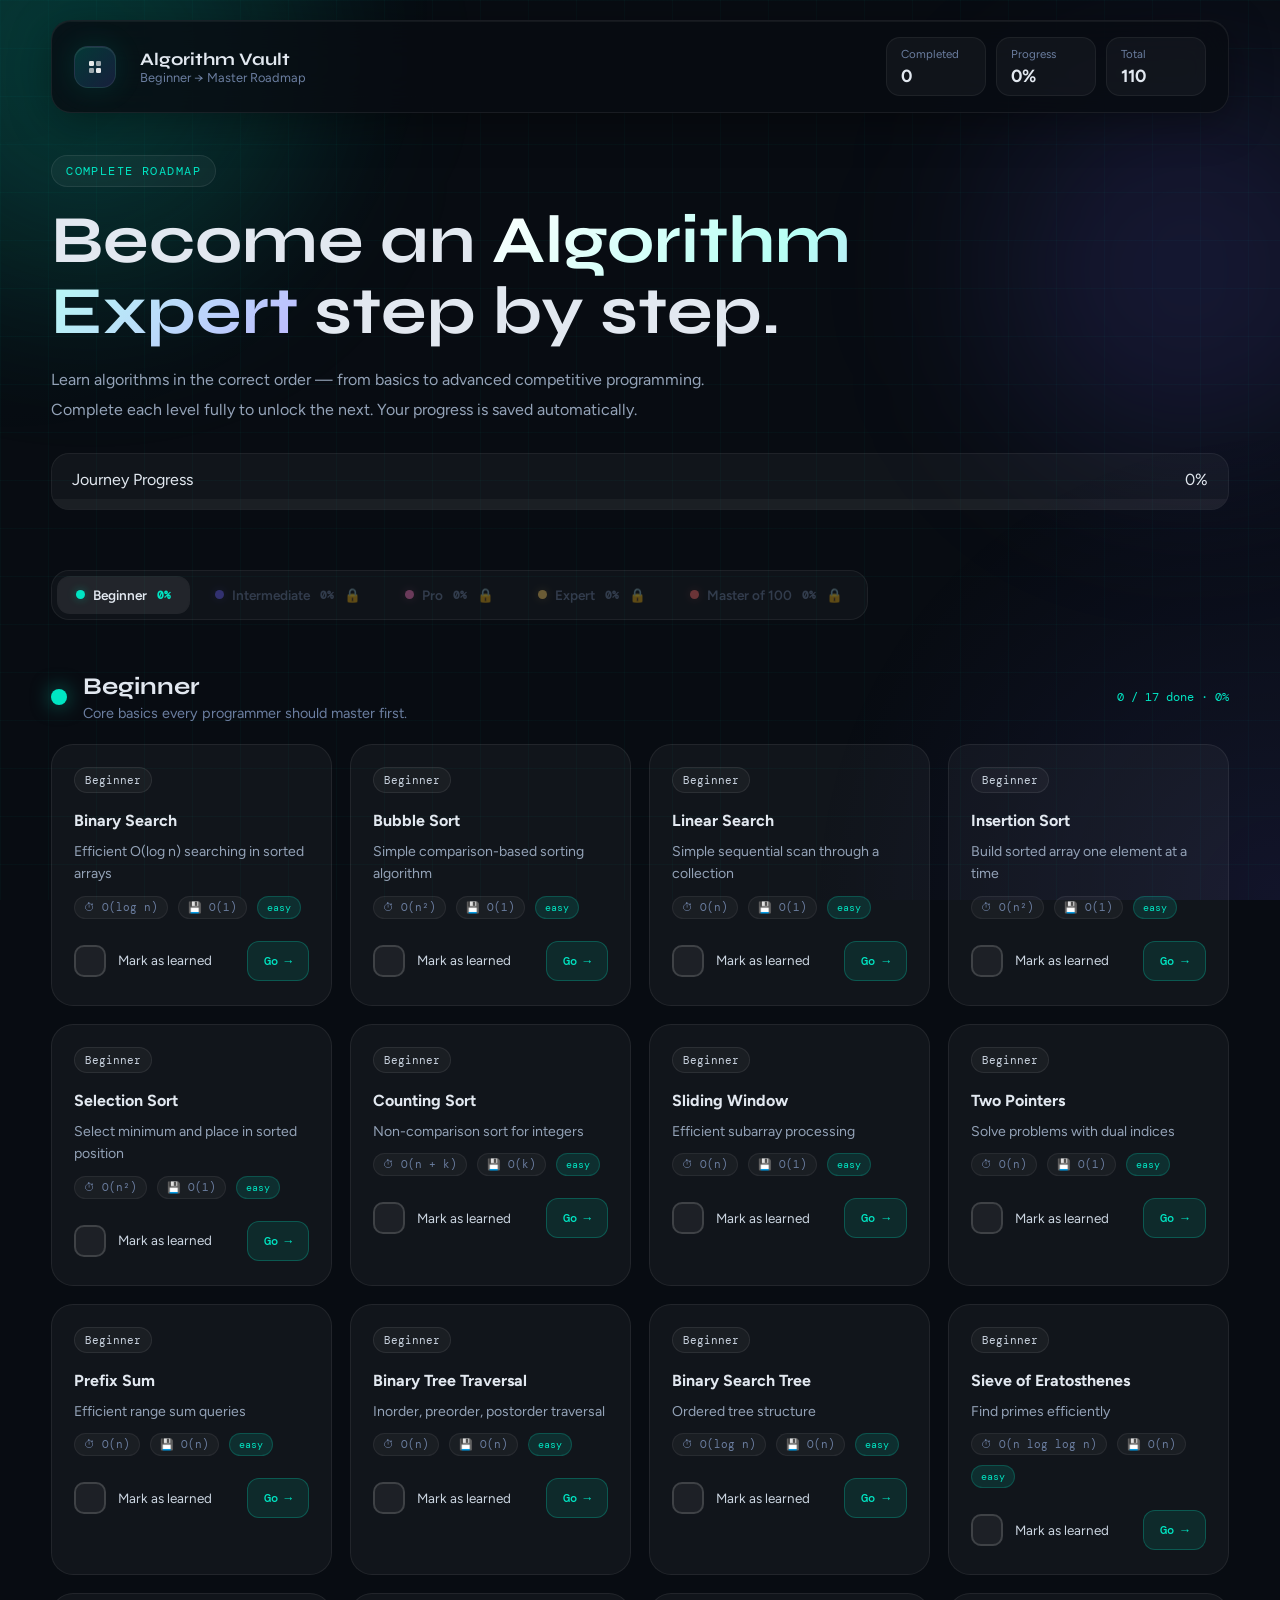
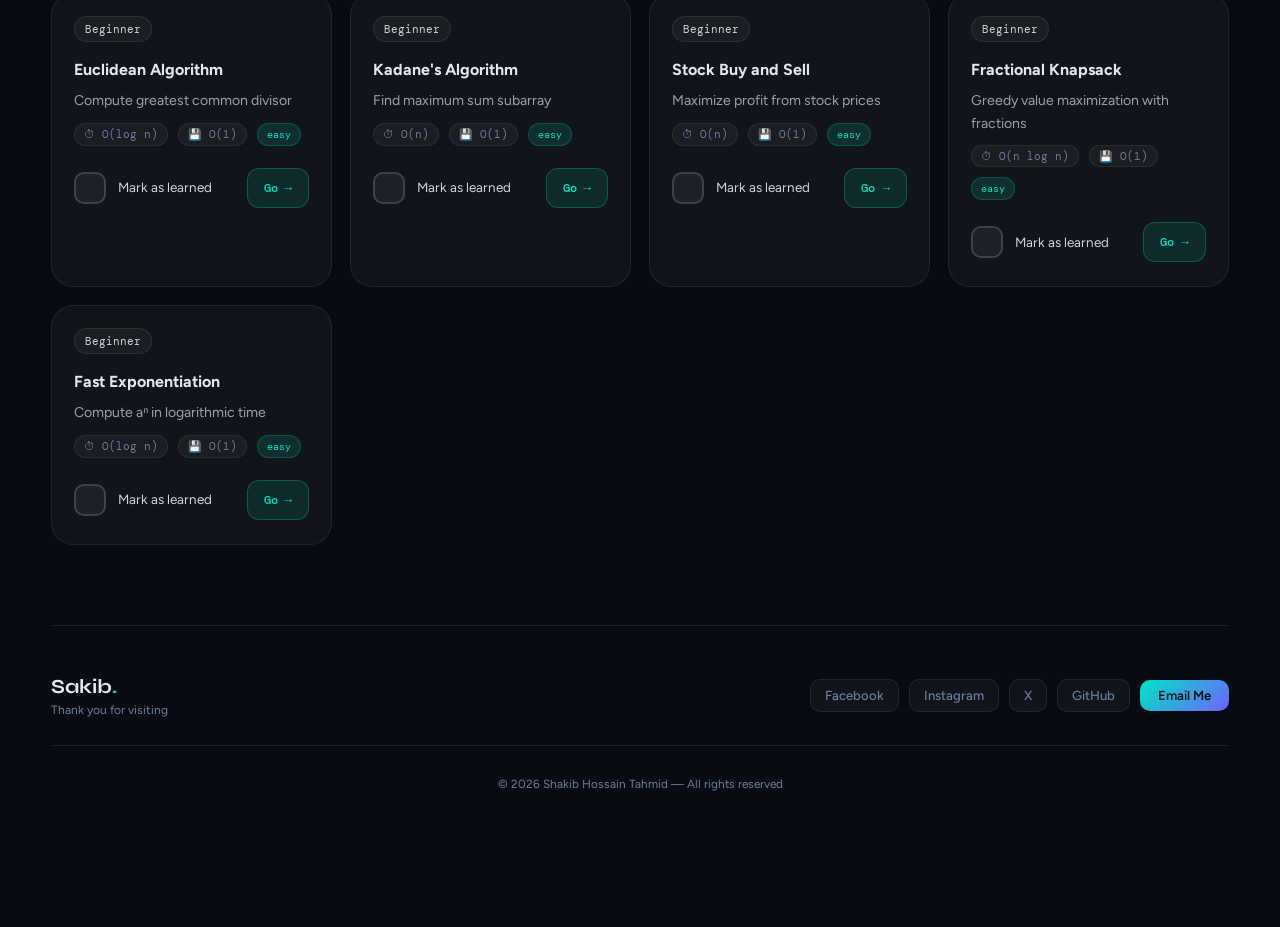
<file: learn-algorithms/index.html>
<!DOCTYPE html>
<html lang="en">
<head>
<meta charset="UTF-8" />
<meta name="viewport" content="width=device-width, initial-scale=1.0" />
  <title>Algorithm Vault — Become an Expert</title>
  <link rel="icon" type="image/png" href="../page_icon.png">
  <link rel="shortcut icon" href="../page_icon.png">
  <link rel="apple-touch-icon" href="../page_icon.png">
<link rel="preconnect" href="https://fonts.googleapis.com">
<link rel="preconnect" href="https://fonts.gstatic.com" crossorigin>

<link rel="preconnect" href="https://fonts.googleapis.com">
<link href="https://fonts.googleapis.com/css2?family=Figtree:wght@400;500;600;700;800&family=Syne:wght@600;700;800&family=DM+Mono:wght@400;500&display=swap" rel="stylesheet">
<style>
:root{
  --bg:#080c12;
  --surface:#0e1420;
  --glass:rgba(255,255,255,0.05);
  --border:rgba(255,255,255,0.08);
  --accent:#00e5c3;
  --accent2:#6c63ff;
  --txt:#e2e8f0;
  --txt-muted:#6b7ea0;
}
*{ margin:0; padding:0; box-sizing:border-box; }
body{
  background:var(--bg);
  color:var(--txt);
  font-family:'Figtree',sans-serif;
  min-height:100vh;
  overflow-x:hidden;
}
body::before{
  content:'';
  position:fixed; inset:0;
  background-image:
    linear-gradient(rgba(0,229,195,0.03) 1px,transparent 1px),
    linear-gradient(90deg,rgba(0,229,195,0.03) 1px,transparent 1px);
  background-size:48px 48px;
  z-index:0; pointer-events:none;
}
body::after{
  content:'';
  position:fixed; inset:0;
  background:
    radial-gradient(circle at top left,rgba(0,229,195,0.08),transparent 28%),
    radial-gradient(circle at bottom right,rgba(108,99,255,0.10),transparent 30%);
  z-index:0; pointer-events:none;
}
.orb{ position:fixed; border-radius:50%; filter:blur(90px); z-index:0; pointer-events:none; }
.orb1{ width:420px; height:420px; background:rgba(0,229,195,0.14); top:-140px; left:-120px; }
.orb2{ width:380px; height:380px; background:rgba(108,99,255,0.14); right:-100px; top:80px; }

#app{
  position:relative; z-index:1;
  width:min(1400px,92%);
  margin:auto;
  padding-bottom:100px;
}

/* NAV */
nav{
  position:sticky; top:0; z-index:100;
  margin-top:20px;
  backdrop-filter:blur(20px);
  background:rgba(8,12,18,0.80);
  border:1px solid rgba(255,255,255,0.07);
  border-radius:20px;
  padding:16px 22px;
  display:flex; align-items:center; justify-content:space-between;
  box-shadow:0 10px 40px rgba(0,0,0,0.35), inset 0 1px 0 rgba(255,255,255,0.05);
  gap:16px;
  flex-wrap:wrap;
}
.logo{ display:flex; align-items:center; gap:12px; }
.logo-icon{
  width:42px; height:42px; border-radius:14px;
  display:flex; align-items:center; justify-content:center;
  background:linear-gradient(135deg,rgba(0,229,195,0.18),rgba(108,99,255,0.16));
  border:1px solid rgba(255,255,255,0.08);
  box-shadow:inset 0 1px 0 rgba(255,255,255,0.08),0 0 30px rgba(0,229,195,0.12);
  font-size:1.3rem;
}
.logo h1{ font-family:'Syne',sans-serif; font-size:1.1rem; }
.logo p{ font-size:0.8rem; color:var(--txt-muted); }
.stats{ display:flex; gap:10px; flex-wrap:wrap; }
.stat-card{
  background:rgba(255,255,255,0.04);
  border:1px solid rgba(255,255,255,0.06);
  padding:9px 14px; border-radius:14px; min-width:100px;
}
.stat-card span{ display:block; }
.stat-title{ color:var(--txt-muted); font-size:0.72rem; margin-bottom:4px; }
.stat-value{ font-size:1.1rem; font-weight:700; }

/* LEVEL TABS */
.level-tabs{
  display:flex; gap:8px; flex-wrap:wrap;
  margin-top:28px;
  padding:6px;
  background:rgba(255,255,255,0.03);
  border:1px solid rgba(255,255,255,0.06);
  border-radius:18px;
  width:fit-content;
}
.tab-btn{
  display:flex; align-items:center; gap:8px;
  padding:10px 18px; border-radius:12px;
  font-family:'Figtree',sans-serif; font-size:0.85rem; font-weight:600;
  cursor:pointer; border:none;
  background:transparent; color:var(--txt-muted);
  position:relative; z-index:4;
  transition:all .22s ease;
  position:relative;
}
.tab-btn .tab-dot{
  width:9px; height:9px; border-radius:50%; flex-shrink:0;
}
.tab-btn.active{
  background:rgba(255,255,255,0.08);
  color:var(--txt);
  box-shadow:0 0 0 1px rgba(255,255,255,0.08);
}
.tab-btn.locked{ opacity:0.38; cursor:not-allowed; }
.tab-btn .tab-pct{
  font-size:0.7rem; font-family:'DM Mono',monospace;
  color:var(--txt-muted); margin-left:2px;
}
.tab-btn.active .tab-pct{ color:var(--accent); }

/* HERO */
.hero{ padding:42px 0 32px; }
.label{
  display:inline-flex; align-items:center; gap:8px;
  padding:7px 14px; border-radius:999px;
  background:rgba(255,255,255,0.04);
  border:1px solid rgba(255,255,255,0.08);
  color:var(--accent); font-size:0.74rem;
  letter-spacing:.12em; text-transform:uppercase;
  font-family:'DM Mono',monospace;
}
.hero h2{
  margin-top:18px;
  font-size:clamp(2.2rem,6vw,4.2rem);
  line-height:1.06;
  font-family:'Syne',sans-serif;
  max-width:900px;
}
.gradient{
  background:linear-gradient(135deg,#ffffff,#b7fff4,#bdb8ff);
  -webkit-background-clip:text;
  -webkit-text-fill-color:transparent;
}
.hero p{ margin-top:18px; max-width:720px; color:#94a3b8; font-size:1rem; line-height:1.85; }

/* PROGRESS BAR */
.progress-wrap{
  margin-top:28px;
  background:rgba(255,255,255,0.04);
  border:1px solid rgba(255,255,255,0.06);
  border-radius:18px; overflow:hidden;
}
.progress-top{
  padding:16px 20px 10px;
  display:flex; align-items:center; justify-content:space-between;
}
.progress-bar{ height:10px; background:rgba(255,255,255,0.04); }
.progress-fill{
  height:100%; width:0%;
  background:linear-gradient(90deg,#00e5c3,#6c63ff);
  border-radius:999px; transition:width .35s ease;
}

/* SECTION */
.section{ margin-top:52px; }
.section-header{
  display:flex; align-items:center; gap:16px; margin-bottom:22px;
  flex-wrap:wrap;
}
.level-dot{ width:16px; height:16px; border-radius:50%; flex-shrink:0; }
.dot-beginner    { background:#00e5c3; box-shadow:0 0 20px rgba(0,229,195,0.5); }
.dot-intermediate{ background:#6c63ff; box-shadow:0 0 20px rgba(108,99,255,0.5); }
.dot-pro         { background:#ff7ac6; box-shadow:0 0 20px rgba(255,122,198,0.5); }
.dot-expert      { background:#ffd166; box-shadow:0 0 20px rgba(255,209,102,0.5); }
.dot-master      { background:#ff6b6b; box-shadow:0 0 20px rgba(255,107,107,0.5); }

.section-header h3{ font-size:1.5rem; font-family:'Syne',sans-serif; }
.section-header p{ color:var(--txt-muted); margin-top:3px; font-size:0.9rem; }
.section-progress{
  margin-left:auto;
  font-family:'DM Mono',monospace; font-size:0.78rem;
  color:var(--accent); white-space:nowrap;
}

/* LOCKED SECTION OVERLAY */
.section.locked-section{
  position:relative;
}
.section.locked-section .grid{
  pointer-events:none;
  filter:blur(3px);
  opacity:0.35;
  user-select:none;
}
.locked-banner{
  display:flex; align-items:center; justify-content:center;
  flex-direction:column; gap:10px;
  position:absolute;
  top:50%; left:50%; transform:translate(-50%,-50%);
  z-index:10;
  background:rgba(8,12,18,0.88);
  border:1px solid rgba(255,255,255,0.1);
  border-radius:20px;
  padding:28px 36px;
  text-align:center;
  backdrop-filter:blur(12px);
  box-shadow:0 20px 60px rgba(0,0,0,0.5);
  min-width:260px;
}
.locked-banner .lock-icon{ font-size:2rem; }
.locked-banner h4{ font-family:'Syne',sans-serif; font-size:1.1rem; }
.locked-banner p{ color:var(--txt-muted); font-size:0.84rem; margin-top:6px; max-width:240px; }
.locked-banner .need-badge{
  margin-top:10px;
  display:inline-flex; align-items:center; gap:6px;
  padding:6px 14px; border-radius:999px;
  background:rgba(108,99,255,0.14);
  border:1px solid rgba(108,99,255,0.3);
  color:#a8a2ff; font-size:0.78rem;
  font-family:'DM Mono',monospace;
}

/* GRID */
.grid{ display:grid; grid-template-columns:repeat(auto-fill,minmax(260px,1fr)); gap:18px; }

/* CARD */
.card{
  position:relative;
  background:rgba(255,255,255,0.04);
  border:1px solid rgba(255,255,255,0.07);
  border-radius:22px; padding:22px; overflow:visible;
  transition:transform .25s ease, border-color .25s ease, box-shadow .25s ease;
}
.card::before{
  content:''; position:absolute; inset:0;
  background:radial-gradient(circle at top left,rgba(255,255,255,0.08),transparent 40%);
  opacity:0; transition:.25s; pointer-events:none;
}
.card:hover{ transform:translateY(-5px); border-color:rgba(0,229,195,0.22); box-shadow:0 18px 50px rgba(0,0,0,0.45),0 0 35px rgba(0,229,195,0.08); }
.card:hover::before{ opacity:1; }

.card-top{ display:flex; align-items:flex-start; justify-content:space-between; gap:10px; }
.badge{
  padding:5px 10px; border-radius:999px; font-size:0.68rem;
  font-family:'DM Mono',monospace;
  border:1px solid rgba(255,255,255,0.08);
  color:#cbd5e1; background:rgba(255,255,255,0.04);
  white-space:nowrap;
}
.diff-badge{
  padding:4px 9px; border-radius:999px; font-size:0.65rem;
  font-family:'DM Mono',monospace; white-space:nowrap;
}
.diff-easy  { background:rgba(0,229,195,0.12); color:#00e5c3; border:1px solid rgba(0,229,195,0.2); }
.diff-medium{ background:rgba(255,209,102,0.12); color:#ffd166; border:1px solid rgba(255,209,102,0.2); }
.diff-hard  { background:rgba(255,107,107,0.12); color:#ff6b6b; border:1px solid rgba(255,107,107,0.2); }

.card h4{ margin-top:16px; font-size:1rem; line-height:1.5; }
.card .hint{ margin-top:8px; color:#94a3b8; font-size:0.88rem; line-height:1.6; }
.card .meta{ margin-top:10px; display:flex; gap:10px; flex-wrap:wrap; }
.meta-chip{
  font-family:'DM Mono',monospace; font-size:0.68rem;
  color:var(--txt-muted); background:rgba(255,255,255,0.04);
  border:1px solid rgba(255,255,255,0.06);
  padding:3px 9px; border-radius:999px;
}

/* LEARN BOX — bigger checkbox */
.learn-box{
  position:relative; z-index:5;
  margin-top:20px;
  display:flex; align-items:center; justify-content:space-between; gap:10px;
}
.checkbox{
  display:flex; align-items:center; gap:12px;
  cursor:pointer; flex:1; min-height:44px;
  padding:6px 0;
  position:relative; z-index:4;
}
.checkbox input{ display:none; }
.fake-check{
  width:32px; height:32px; border-radius:10px;
  border:2px solid rgba(255,255,255,0.15);
  background:rgba(255,255,255,0.05);
  display:flex; align-items:center; justify-content:center;
  transition:.22s ease; flex-shrink:0;
}
.fake-check svg{ width:18px; height:18px; opacity:0; transform:scale(.4); transition:.18s ease; }
.checkbox:hover .fake-check{ border-color:rgba(0,229,195,0.5); background:rgba(0,229,195,0.07); }
.checkbox input:checked + .fake-check{
  background:linear-gradient(135deg,#00e5c3,#6c63ff);
  border-color:transparent;
  box-shadow:0 0 18px rgba(0,229,195,0.35);
}
.checkbox input:checked + .fake-check svg{ opacity:1; transform:scale(1); }
.learn-text{ font-size:0.84rem; color:#cbd5e1; line-height:1.4; }

.go-btn{
  display:inline-flex; align-items:center; gap:5px;
  padding:9px 16px; border-radius:12px; font-size:0.78rem;
  font-family:'DM Mono',monospace; font-weight:500;
  background:rgba(0,229,195,0.10); color:#00e5c3;
  border:1px solid rgba(0,229,195,0.25);
  text-decoration:none; flex-shrink:0;
  cursor:pointer;
  transition:background .2s, border-color .2s, transform .15s;
  position:relative; z-index:10;
  min-height:40px;
}
.go-btn:hover{
  background:rgba(0,229,195,0.22);
  border-color:rgba(0,229,195,0.55);
  transform:scale(1.04);
}

/* COMPLETED */
.card.completed{
  border-color:rgba(0,229,195,0.28);
  background:linear-gradient(170deg,rgba(0,229,195,0.08),rgba(255,255,255,0.03));
}
.card.completed .learned-tag{
  display:inline-flex;
}
.learned-tag{
  display:none;
  align-items:center; gap:5px;
  padding:4px 10px; border-radius:999px;
  background:linear-gradient(90deg,#00e5c3,#6c63ff);
  color:#041112; font-size:0.65rem; font-weight:800;
  letter-spacing:.08em; font-family:'DM Mono',monospace;
  position:absolute; top:14px; right:14px;
  white-space:nowrap;
}

/* FOOTER */
.site-footer{
  margin-top:80px;
  border-top:1px solid var(--border);
  padding:48px 0 32px;
}
.footer-inner{
  display:flex; flex-direction:column;
  align-items:center; gap:28px;
}
.footer-top{
  width:100%; display:flex;
  flex-wrap:wrap; justify-content:space-between; align-items:center; gap:24px;
}
.footer-brand p.brand-name{
  font-family:'Syne',sans-serif; font-size:1.25rem; font-weight:700;
  color:var(--txt);
}
.footer-brand p.brand-name span{ color:var(--accent); }
.footer-brand p.brand-sub{
  font-size:0.75rem; color:var(--txt-muted); margin-top:4px;
}
.footer-links{
  display:flex; flex-wrap:wrap;
  align-items:center; gap:10px;
}
.footer-link{
  display:inline-flex; align-items:center; gap:6px;
  padding:8px 14px; border-radius:10px;
  font-size:0.82rem; font-family:'Figtree',sans-serif; font-weight:500;
  color:var(--txt-muted);
  background:rgba(255,255,255,0.04);
  border:1px solid rgba(255,255,255,0.07);
  text-decoration:none;
  transition:color .2s, background .2s, border-color .2s, transform .15s;
}
.footer-link:hover{
  color:var(--txt);
  background:rgba(255,255,255,0.08);
  border-color:rgba(255,255,255,0.14);
  transform:translateY(-2px);
}
.footer-link-email{
  display:inline-flex; align-items:center; gap:6px;
  padding:8px 18px; border-radius:10px;
  font-size:0.82rem; font-family:'Figtree',sans-serif; font-weight:600;
  color:#041112;
  background:linear-gradient(135deg,#00e5c3,#6c63ff);
  border:none; text-decoration:none;
  transition:opacity .2s, transform .15s;
  cursor:pointer;
}
.footer-link-email:hover{ opacity:0.88; transform:translateY(-2px); }
.footer-divider{
  width:100%; height:1px;
  background:var(--border);
}
.footer-copy{
  font-size:0.74rem; color:var(--txt-muted);
  text-align:center; line-height:1.8;
}

@media(max-width:850px){
  nav{ flex-direction:column; gap:16px; align-items:flex-start; }
  .stats{ width:100%; overflow:auto; }
  .hero h2{ font-size:2.2rem; }
  .level-tabs{ width:100%; }
  .tab-btn{ flex:1; justify-content:center; font-size:0.78rem; padding:9px 10px; }
  .footer-top{ flex-direction:column; align-items:center; text-align:center; }
  .footer-brand{ text-align:center; }
  .footer-links{ justify-content:center; }
}
</style>
</head>
<body>

<div class="orb orb1"></div>
<div class="orb orb2"></div>

<div id="app">

<nav>
  <div class="logo">
    
    <div class="logo-icon">
      <a href="https://algorithm-vault.vercel.app/">
    <svg width="14" height="14" viewBox="0 0 14 14" fill="none">
      <rect x="1" y="1" width="5" height="5" rx="1.2" fill="white" opacity="0.9"/>
      <rect x="8" y="1" width="5" height="5" rx="1.2" fill="white" opacity="0.6"/>
      <rect x="1" y="8" width="5" height="5" rx="1.2" fill="white" opacity="0.6"/>
      <rect x="8" y="8" width="5" height="5" rx="1.2" fill="white" opacity="0.9"/>
    </svg>
    </div>
    <div></a>
      <h1>Algorithm Vault</h1>
      <p>Beginner → Master Roadmap</p>
    </div>
  </a>
  </div>
  <div class="stats">
    <div class="stat-card">
      <span class="stat-title">Completed</span>
      <span class="stat-value" id="doneCount">0</span>
    </div>
    <div class="stat-card">
      <span class="stat-title">Progress</span>
      <span class="stat-value" id="progressText">0%</span>
    </div>
    <div class="stat-card">
      <span class="stat-title">Total</span>
      <span class="stat-value" id="totalCount">—</span>
    </div>
  </div>
</nav>

<section class="hero">
  <span class="label">COMPLETE ROADMAP</span>
  <h2>Become an <span class="gradient">Algorithm Expert</span> step by step.</h2>
  <p>Learn algorithms in the correct order — from basics to advanced competitive programming. Complete each level fully to unlock the next. Your progress is saved automatically.</p>
  <div class="progress-wrap">
    <div class="progress-top">
      <span>Journey Progress</span>
      <span id="progressPercent">0%</span>
    </div>
    <div class="progress-bar">
      <div class="progress-fill" id="progressFill"></div>
    </div>
  </div>
</section>

<!-- Level tabs injected here -->
<div id="levelTabs" class="level-tabs"></div>

<div id="content"></div>

<footer class="site-footer">
  <div class="footer-inner">
    <div class="footer-top">
      <div class="footer-brand">
        <p class="brand-name">Sakib<span>.</span></p>
        <p class="brand-sub">Thank you for visiting</p>
      </div>
      <div class="footer-links">
        <a href="https://www.facebook.com/sakibhossain.tahmid" target="_blank" rel="noopener" class="footer-link">Facebook</a>
        <a href="https://www.instagram.com/_sakib_000001" target="_blank" rel="noopener" class="footer-link">Instagram</a>
        <a href="https://x.com/_sakib_00000001" target="_blank" rel="noopener" class="footer-link">X</a>
        <a href="https://github.com/sakib-12345" target="_blank" rel="noopener" class="footer-link">GitHub</a>
        <a href="mailto:sakibhossaintahmid@gmail.com" class="footer-link-email">Email Me</a>
      </div>
    </div>
    <div class="footer-divider"></div>
    <p class="footer-copy" id="footerCopy"></p>
  </div>
</footer>

</div>

<script>
// ─── ROADMAP DEFINITION (IDs only — data fetched from algorithms.json) ───────
const ROADMAP = [
  {
    level: 'Beginner',
    dot: 'dot-beginner',
    tabColor: '#00e5c3',
    desc: 'Core basics every programmer should master first.',
    ids: [
      'binary-search','bubble-sort','linear-search','insertion-sort',
      'selection-sort','counting-sort','sliding-window','two-pointers',
      'prefix-sum','binary-tree-traversal','binary-search-tree',
      'sieve-of-eratosthenes','euclidean-gcd','max-subarray',
      'stock-buy-sell','fractional-knapsack','fast-exponentiation'
    ]
  },
  {
    level: 'Intermediate',
    dot: 'dot-intermediate',
    tabColor: '#6c63ff',
    desc: 'Important DSA concepts used in interviews and contests.',
    ids: [
      'quick-sort','merge-sort','heap-sort','radix-sort','bucket-sort',
      'shell-sort','interpolation-search','dfs','bfs','dijkstra',
      'topological-sort','union-find','cycle-detection','floyds-tortoise-hare',
      'trie','knapsack','longest-common-subsequence','longest-increasing-subsequence',
      'edit-distance','coin-change','rod-cutting','word-break',
      'max-subarray','backtracking','activity-selection','lowest-common-ancestor',
      'rabin-karp','euler-tour','monotonic-stack','monotonic-queue',
      'disjoint-set-union','lru-cache','randomized-quickselect',
      'reservoir-sampling','extended-euclidean','modular-inverse','number-theory-sieve'
    ]
  },
  {
    level: 'Pro',
    dot: 'dot-pro',
    tabColor: '#ff7ac6',
    desc: 'Advanced algorithms for strong competitive programmers.',
    ids: [
      'kmp','z-algorithm','bellman-ford','floyd-warshall','kruskal','prim',
      'segment-tree','fenwick-tree','avl-tree','red-black-tree','n-queens',
      'tarjan-scc','kosaraju-scc','ford-fulkerson','edmonds-karp',
      'bipartite-matching','articulation-points','bridges','manacher',
      'sparse-table','matrix-exponentiation','a-star',
      'matrix-chain-multiplication','palindrome-partitioning','huffman-coding',
      'mo-algorithm','sqrt-decomposition','convex-hull','line-sweep',
      'chinese-remainder-theorem','miller-rabin'
    ]
  },
  {
    level: 'Expert',
    dot: 'dot-expert',
    tabColor: '#ffd166',
    desc: 'Elite-level algorithms and contest-heavy concepts.',
    ids: [
      'heavy-light-decomposition','centroid-decomposition','fast-fourier-transform',
      'suffix-array','suffix-tree','aho-corasick','binary-lifting','treap',
      'skip-list','bloom-filter','meet-in-the-middle','hungarian-algorithm',
      'substring-search-bm','simulated-annealing','genetic-algorithm'
    ]
  },
  {
    level: 'Master of 100',
    dot: 'dot-master',
    tabColor: '#ff6b6b',
    desc: 'The pinnacle — mastery across all algorithm categories.',
    ids: [
      'heavy-light-decomposition','centroid-decomposition',
      'fast-fourier-transform','suffix-array','suffix-tree',
      'aho-corasick','binary-lifting','treap','skip-list','bloom-filter'
    ]
  }
];

// ─── STATE ────────────────────────────────────────────────────────────────────
let algoMap = {};          // id → algorithm object from JSON
let saved = JSON.parse(localStorage.getItem('av2-progress') || '{}');
let activeLevel = 0;

// ─── HELPERS ─────────────────────────────────────────────────────────────────
function sectionDone(sectionIdx) {
  const ids = ROADMAP[sectionIdx].ids;
  return ids.every(id => saved[id]);
}

function sectionPct(sectionIdx) {
  const ids = ROADMAP[sectionIdx].ids;
  const done = ids.filter(id => saved[id]).length;
  return Math.round(done / ids.length * 100);
}

function isLevelUnlocked(idx) {
  if (idx === 0) return true;
  return sectionDone(idx - 1);
}

function totalDone() {
  return Object.keys(saved).length;
}

function totalAlgos() {
  return ROADMAP.reduce((s, r) => s + r.ids.length, 0);
}

// ─── PROGRESS BAR + NAV ──────────────────────────────────────────────────────
function updateProgress() {
  const done = totalDone();
  const total = totalAlgos();
  const pct = Math.round(done / total * 100);
  document.getElementById('doneCount').textContent = done;
  document.getElementById('progressText').textContent = pct + '%';
  document.getElementById('progressPercent').textContent = pct + '%';
  document.getElementById('progressFill').style.width = pct + '%';
}

// ─── TABS ─────────────────────────────────────────────────────────────────────
function renderTabs() {
  const container = document.getElementById('levelTabs');
  container.innerHTML = '';
  ROADMAP.forEach((r, i) => {
    const pct = sectionPct(i);
    const unlocked = isLevelUnlocked(i);
    const btn = document.createElement('button');
    btn.className = 'tab-btn' + (i === activeLevel ? ' active' : '') + (!unlocked ? ' locked' : '');
    btn.innerHTML = `
      <span class="tab-dot" style="background:${r.tabColor};box-shadow:0 0 10px ${r.tabColor}55"></span>
      ${r.level}
      <span class="tab-pct">${pct}%</span>
      ${!unlocked ? '<span style="font-size:0.85rem;margin-left:2px">🔒</span>' : ''}
    `;
    btn.addEventListener('click', () => {
      if (!unlocked) return;
      activeLevel = i;
      renderTabs();
      renderSections();
    });
    container.appendChild(btn);
  });
}

// ─── SECTIONS ────────────────────────────────────────────────────────────────
function renderSections() {
  const container = document.getElementById('content');
  container.innerHTML = '';

  ROADMAP.forEach((r, sIdx) => {
    const wrapper = document.createElement('section');
    wrapper.className = 'section' + (sIdx !== activeLevel ? ' hidden-section' : '');
    if (sIdx !== activeLevel) {
      wrapper.style.display = 'none';
      container.appendChild(wrapper);
      return;
    }

    const unlocked = isLevelUnlocked(sIdx);
    if (!unlocked) {
      wrapper.classList.add('locked-section');
    }

    // Section header
    const header = document.createElement('div');
    header.className = 'section-header';
    const pct = sectionPct(sIdx);
    header.innerHTML = `
      <div class="level-dot ${r.dot}"></div>
      <div>
        <h3>${r.level}</h3>
        <p>${r.desc}</p>
      </div>
      <span class="section-progress">${r.ids.filter(id=>saved[id]).length} / ${r.ids.length} done · ${pct}%</span>
    `;
    wrapper.appendChild(header);

    // Grid
    const grid = document.createElement('div');
    grid.className = 'grid';

    r.ids.forEach(id => {
      const algo = algoMap[id];
      const card = document.createElement('div');
      card.className = 'card' + (saved[id] ? ' completed' : '');
      card.id = 'card-' + id;

      const name = algo ? algo.name : id;
      const hint = algo ? algo.hint : '';
      const diff = algo ? (algo.difficulty || '') : '';
      const time = algo ? (algo.time || '') : '';
      const space = algo ? (algo.space || '') : '';
      const diffClass = diff === 'easy' ? 'diff-easy' : diff === 'hard' ? 'diff-hard' : 'diff-medium';

      card.innerHTML = `
        <span class="learned-tag">✓ LEARNED</span>
        <div class="card-top">
          <span class="badge">${r.level}</span>
          
        </div>
        <h4>${name}</h4>
        ${hint ? `<p class="hint">${hint}</p>` : ''}
        <div class="meta">
          ${time  ? `<span class="meta-chip">⏱ ${time}</span>`  : ''}
          ${space ? `<span class="meta-chip">💾 ${space}</span>` : ''}
          
          ${diff ? `<span class="diff-badge ${diffClass}">${diff}</span>` : ''}
        </div>
        <div class="learn-box">
          <label class="checkbox">
            <input type="checkbox" data-id="${id}" data-sidx="${sIdx}" ${saved[id] ? 'checked' : ''}>
            <span class="fake-check">
              <svg viewBox="0 0 24 24" fill="none" stroke="white" stroke-width="3">
                <path d="M5 13l4 4L19 7"/>
              </svg>
            </span>
            <span class="learn-text">Mark as learned</span>
          </label>
          <button class="go-btn" onclick="window.open('https://algorithm-vault.vercel.app/?algo=${id}','_blank','noopener')">Go →</button>
        </div>
      `;
      grid.appendChild(card);
    });

    wrapper.appendChild(grid);

    // Locked banner
    if (!unlocked) {
      const prev = ROADMAP[sIdx - 1];
      const banner = document.createElement('div');
      banner.className = 'locked-banner';
      banner.innerHTML = `
        <div class="lock-icon">🔒</div>
        <h4>${r.level} Locked</h4>
        <p>Complete all <strong>${prev.level}</strong> algorithms to unlock this level.</p>
        <span class="need-badge">
          ${prev.ids.filter(id=>saved[id]).length} / ${prev.ids.length} completed
        </span>
      `;
      wrapper.appendChild(banner);
    }

    container.appendChild(wrapper);

    // Checkbox listeners
    wrapper.querySelectorAll('input[type="checkbox"]').forEach(chk => {
      chk.addEventListener('change', e => {
        e.stopPropagation();
        const cid = chk.dataset.id;
        const si  = parseInt(chk.dataset.sidx);
        const cardEl = document.getElementById('card-' + cid);
        if (chk.checked) { saved[cid] = true; cardEl && cardEl.classList.add('completed'); }
        else { delete saved[cid]; cardEl && cardEl.classList.remove('completed'); }
        localStorage.setItem('av2-progress', JSON.stringify(saved));
        updateProgress();
        renderTabs();
        // Refresh section header progress text
        const sh = wrapper.querySelector('.section-progress');
        if (sh) sh.textContent = `${ROADMAP[si].ids.filter(id=>saved[id]).length} / ${ROADMAP[si].ids.length} done · ${sectionPct(si)}%`;
        // If section is now completed, update locked banner of next section
        if (sectionDone(si)) {
          const nextBanner = document.querySelector('.locked-banner');
          if (nextBanner) {
            renderSections(); // re-render to unlock banner
          }
        }
      });
    });
  });
}

// ─── INIT ─────────────────────────────────────────────────────────────────────
async function init() {
  // Try loading algorithms.json (same directory)
  try {
    const res = await fetch('../algorithms.json');
    const arr = await res.json();
    arr.forEach(a => { algoMap[a.id] = a; });
  } catch(e) {
    // JSON unavailable — cards still render with fallback data from roadmap
    console.warn('algorithms.json not loaded, using fallback data.');
  }

  document.getElementById('totalCount').textContent = totalAlgos();
  updateProgress();
  renderTabs();
  renderSections();
}

init();
// Footer copyright year
const fc = document.getElementById('footerCopy');
if(fc) fc.textContent = '© ' + new Date().getFullYear() + ' Shakib Hossain Tahmid — All rights reserved';
</script>
</body>
</html>
</file>
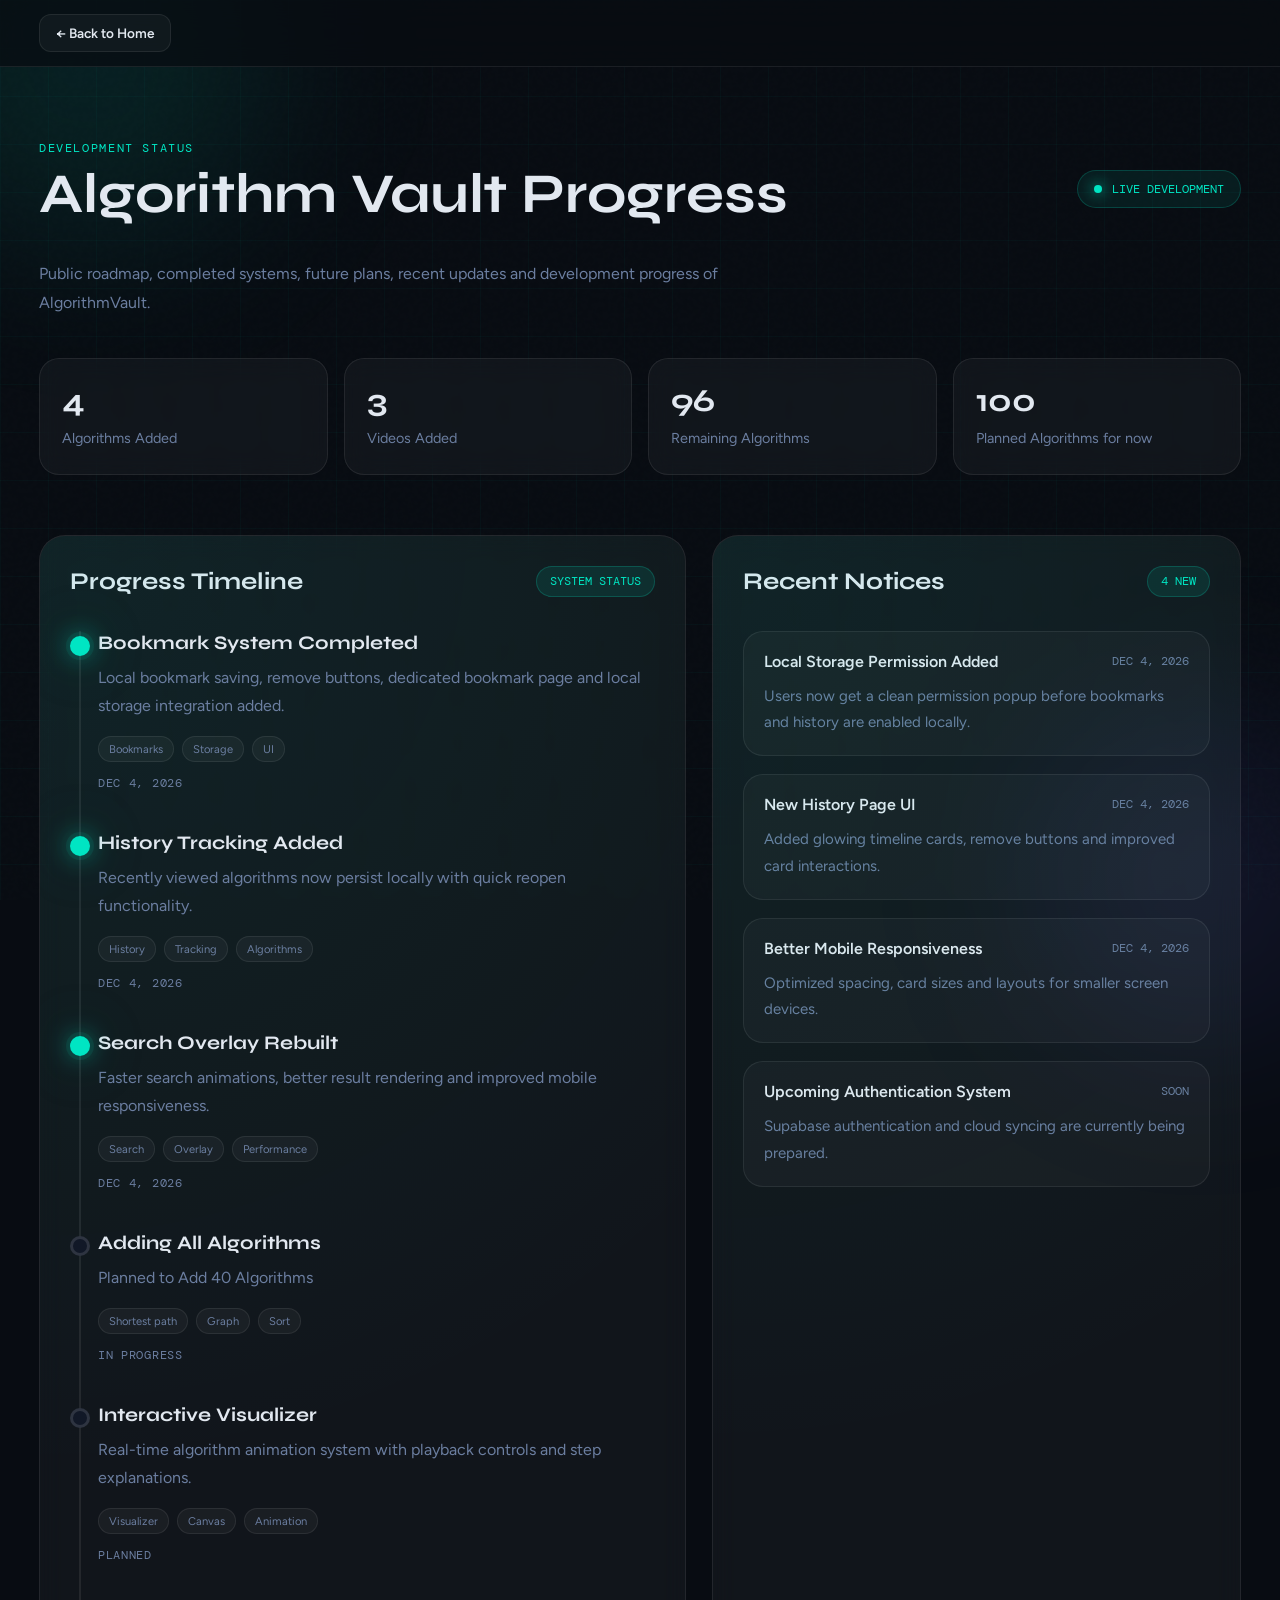
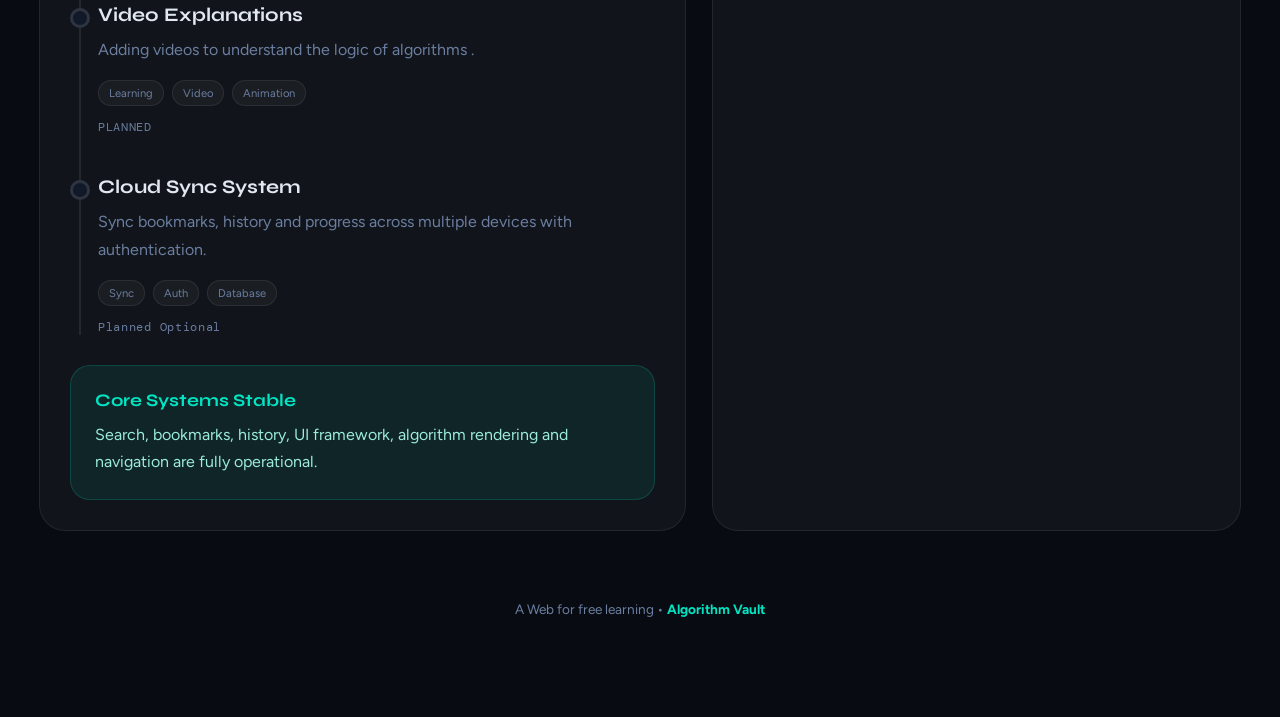
<file: Progress/index.html>
<!DOCTYPE html>
<html lang="en">
<head>
<meta charset="UTF-8" />
<meta name="viewport" content="width=device-width, initial-scale=1.0"/>

<title>Algorithm Vault — Progress & Updates</title>
  <link rel="icon" type="image/png" href="../page_icon.png">
  <link rel="shortcut icon" href="../page_icon.png">
  <link rel="apple-touch-icon" href="../page_icon.png">
<link rel="preconnect" href="https://fonts.googleapis.com">
<link rel="preconnect" href="https://fonts.gstatic.com" crossorigin>

<link href="https://fonts.googleapis.com/css2?family=Syne:wght@400;500;600;700;800&family=Figtree:wght@400;500;600;700&family=DM+Mono:wght@400;500&display=swap" rel="stylesheet">

<style>

:root{
  --bg:#080c12;
  --surface:#0e1420;
  --glass:rgba(255,255,255,0.04);
  --border:rgba(255,255,255,0.08);
  --accent:#00e5c3;
  --accent2:#6c63ff;
  --txt:#e2e8f0;
  --txt-muted:#6b7ea0;
  --card-glow:rgba(0,229,195,0.08);
}

*{
  margin:0;
  padding:0;
  box-sizing:border-box;
}

html{
  scroll-behavior:smooth;
}

body{
  background:var(--bg);
  color:var(--txt);
  font-family:'Figtree',sans-serif;
  min-height:100vh;
  overflow-x:hidden;
}

body::before{
  content:'';
  position:fixed;
  inset:0;
  background-image:
    linear-gradient(rgba(0,229,195,0.03) 1px, transparent 1px),
    linear-gradient(90deg, rgba(0,229,195,0.03) 1px, transparent 1px);
  background-size:48px 48px;
  pointer-events:none;
}

body::after{
  content:'';
  position:fixed;
  inset:0;
  background-image:url("data:image/svg+xml,%3Csvg viewBox='0 0 200 200' xmlns='http://www.w3.org/2000/svg'%3E%3Cfilter id='n'%3E%3CfeTurbulence type='fractalNoise' baseFrequency='0.9' numOctaves='4' stitchTiles='stitch'/%3E%3C/filter%3E%3Crect width='100%25' height='100%25' filter='url(%23n)' opacity='0.03'/%3E%3C/svg%3E");
  opacity:0.4;
  pointer-events:none;
}

.orb{
  position:fixed;
  border-radius:50%;
  filter:blur(90px);
  pointer-events:none;
}

.orb1{
  width:360px;
  height:360px;
  background:rgba(0,229,195,0.10);
  top:-120px;
  left:-90px;
}

.orb2{
  width:320px;
  height:320px;
  background:rgba(108,99,255,0.10);
  bottom:-140px;
  right:-80px;
}

.page{
  position:relative;
  z-index:1;
  max-width:1250px;
  margin:auto;
  padding:70px 24px 100px;
}

.font-display{
  font-family:'Syne',sans-serif;
}

.font-mono{
  font-family:'DM Mono',monospace;
}

.section-label{
  font-family:'DM Mono',monospace;
  font-size:0.72rem;
  letter-spacing:0.14em;
  text-transform:uppercase;
  color:var(--accent);
}

.hero{
  margin-bottom:60px;
}

.hero-top{
  display:flex;
  align-items:center;
  justify-content:space-between;
  gap:20px;
  margin-bottom:20px;
  flex-wrap:wrap;
}

.live-pill{
  display:flex;
  align-items:center;
  gap:10px;
  padding:10px 16px;
  border-radius:999px;
  background:rgba(0,229,195,0.08);
  border:1px solid rgba(0,229,195,0.2);
  color:var(--accent);
  font-size:0.78rem;
  font-family:'DM Mono',monospace;
}

.live-dot{
  width:8px;
  height:8px;
  border-radius:50%;
  background:var(--accent);
  box-shadow:0 0 14px var(--accent);
  animation:pulse 1.8s infinite;
}

@keyframes pulse{
  0%{ transform:scale(1); opacity:1; }
  50%{ transform:scale(1.5); opacity:0.6; }
  100%{ transform:scale(1); opacity:1; }
}

.hero h1{
  font-size:3.5rem;
  line-height:1;
  margin-top:10px;
  margin-bottom:18px;
}

.hero p{
  max-width:760px;
  color:var(--txt-muted);
  line-height:1.8;
  font-size:1rem;
}

.stats{
  display:grid;
  grid-template-columns:repeat(4,1fr);
  gap:16px;
  margin-top:40px;
}

.stat-card{
  background:var(--glass);
  border:1px solid var(--border);
  border-radius:20px;
  padding:22px;
  backdrop-filter:blur(12px);
}

.stat-card h2{
  font-size:2rem;
  margin-bottom:6px;
}

.stat-card p{
  color:var(--txt-muted);
  font-size:0.9rem;
}

.grid{
  display:grid;
  grid-template-columns:1.1fr 0.9fr;
  gap:26px;
  margin-top:30px;
}

.card{
  background:var(--glass);
  border:1px solid var(--border);
  border-radius:26px;
  padding:30px;
  backdrop-filter:blur(12px);
  position:relative;
  overflow:hidden;
}

.card::before{
  content:'';
  position:absolute;
  inset:0;
  background:radial-gradient(circle at top left, rgba(0,229,195,0.07), transparent 55%);
  pointer-events:none;
}

.card-title{
  display:flex;
  align-items:center;
  justify-content:space-between;
  margin-bottom:34px;
  gap:20px;
}

.card-title h2{
  font-size:1.5rem;
}

.badge{
  display:inline-flex;
  align-items:center;
  gap:8px;
  background:rgba(0,229,195,0.1);
  border:1px solid rgba(0,229,195,0.2);
  color:var(--accent);
  padding:7px 13px;
  border-radius:999px;
  font-size:0.72rem;
  font-family:'DM Mono',monospace;
}

.timeline{
  position:relative;
  padding-left:28px;
}

.timeline::before{
  content:'';
  position:absolute;
  top:0;
  left:9px;
  width:2px;
  height:100%;
  background:rgba(255,255,255,0.08);
}

.timeline-item{
  position:relative;
  padding-bottom:40px;
}

.timeline-item:last-child{
  padding-bottom:0;
}

.timeline-dot{
  position:absolute;
  left:-28px;
  top:5px;
  width:20px;
  height:20px;
  border-radius:50%;
}

.timeline-item.completed .timeline-dot{
  background:var(--accent);
  border:3px solid var(--accent);

  box-shadow:
    0 0 0 4px rgba(0,229,195,0.08),
    0 0 25px rgba(0,229,195,0.6),
    0 0 60px rgba(0,229,195,0.35);
}

.timeline-item.pending .timeline-dot{
  background:#111827;
  border:3px solid rgba(255,255,255,0.12);
}

.timeline-item h3{
  font-size:1.2rem;
  margin-bottom:10px;
}

.timeline-item p{
  color:var(--txt-muted);
  line-height:1.75;
  margin-bottom:16px;
}

.timeline-date{
  margin-top:14px;
  font-size:0.72rem;
  color:var(--txt-muted);
  font-family:'DM Mono',monospace;
  letter-spacing:0.06em;
}

.tags{
  display:flex;
  flex-wrap:wrap;
  gap:8px;
}

.tag{
  padding:5px 10px;
  border-radius:999px;
  font-size:0.7rem;
  background:rgba(255,255,255,0.04);
  border:1px solid var(--border);
  color:var(--txt-muted);
}

.notice-list{
  display:flex;
  flex-direction:column;
  gap:18px;
}

.notice{
  background:rgba(255,255,255,0.03);
  border:1px solid var(--border);
  border-radius:20px;
  padding:20px;
  transition:0.22s ease;
}

.notice:hover{
  transform:translateY(-3px);
  border-color:rgba(0,229,195,0.25);
  box-shadow:0 10px 30px rgba(0,0,0,0.2);
}

.notice-top{
  display:flex;
  align-items:center;
  justify-content:space-between;
  gap:20px;
  margin-bottom:12px;
}

.notice-title{
  font-weight:600;
}

.notice-date{
  color:var(--txt-muted);
  font-size:0.72rem;
  font-family:'DM Mono',monospace;
}

.notice p{
  color:var(--txt-muted);
  line-height:1.75;
  font-size:0.94rem;
}

.progress-box{
  margin-top:30px;
  background:rgba(0,229,195,0.08);
  border:1px solid rgba(0,229,195,0.18);
  border-radius:20px;
  padding:24px;
}

.progress-box h3{
  color:var(--accent);
  margin-bottom:10px;
  font-size:1.1rem;
}

.progress-box p{
  color:#9cebdd;
  line-height:1.7;
}

.footer{
  margin-top:70px;
  text-align:center;
  color:var(--txt-muted);
  font-size:0.85rem;
}

.footer strong{
  color:var(--accent);
}
.top-nav{
  position:sticky;
  top:0;
  z-index:100;
  backdrop-filter:blur(18px);
  -webkit-backdrop-filter:blur(18px);

  background:rgba(8,12,18,0.75);
  border-bottom:1px solid var(--border);
}

.nav-inner{
  max-width:1250px;
  margin:auto;

  padding:14px 24px;

  display:flex;
  align-items:center;
  justify-content:space-between;
  gap:20px;
}

.nav-logo{
  display:flex;
  align-items:center;
  gap:14px;

  text-decoration:none;
  color:var(--txt);
}

.logo-box{
  width:42px;
  height:42px;

  border-radius:14px;

  background:rgba(0,229,195,0.08);
  border:1px solid rgba(0,229,195,0.18);

  display:flex;
  align-items:center;
  justify-content:center;

  color:var(--accent);

  box-shadow:
    0 0 20px rgba(0,229,195,0.08);
}

.nav-title{
  font-size:1rem;
  font-weight:700;
}

.nav-sub{
  font-size:0.72rem;
  color:var(--txt-muted);
  margin-top:2px;
  font-family:'DM Mono',monospace;
}

.nav-actions{
  display:flex;
  align-items:center;
  gap:12px;
}

.nav-btn{
  text-decoration:none;

  background:rgba(255,255,255,0.04);
  border:1px solid var(--border);

  color:var(--txt);

  padding:10px 16px;
  border-radius:12px;

  font-size:0.85rem;
  font-weight:600;

  transition:0.2s ease;
}

.nav-btn:hover{
  transform:translateY(-2px);

  border-color:rgba(0,229,195,0.22);

  background:rgba(0,229,195,0.08);

  color:var(--accent);
}

@media(max-width:640px){

  .nav-inner{
    padding:12px 16px;
  }

  .nav-btn{
    padding:9px 12px;
    font-size:0.78rem;
  }

  .nav-title{
    font-size:0.92rem;
  }

}
@media(max-width:1000px){

  .grid{
    grid-template-columns:1fr;
  }

  .stats{
    grid-template-columns:repeat(2,1fr);
  }

}

@media(max-width:640px){

  .hero h1{
    font-size:2.4rem;
  }

  .stats{
    grid-template-columns:2,2fr;
  }

  .card{
    padding:22px;
  }

}

</style>
</head>

<body>
    <nav class="top-nav">

        <div class="nav-inner">
      
      
          <!-- RIGHT -->
          <div class="nav-actions">
      
            <a href="https://algorithm-vault.vercel.app/" class="nav-btn">
              ← Back to Home
            </a>
      
          </div>
      
        </div>
      
      </nav>
<div class="orb orb1"></div>
<div class="orb orb2"></div>

<div class="page">

  <div class="hero">

    <div class="hero-top">

      <div>
        <span class="section-label">
          DEVELOPMENT STATUS
        </span>

        <h1 class="font-display">
            Algorithm Vault Progress
        </h1>
      </div>

      <div class="live-pill">
        <div class="live-dot"></div>
        LIVE DEVELOPMENT
      </div>

    </div>

    <p>
      Public roadmap, completed systems, future plans,
      recent updates and development progress of AlgorithmVault.
    </p>

    <div class="stats">

      <div class="stat-card">
        <h2 class="font-display">4</h2>
        <p>Algorithms Added</p>
      </div>
       <div class="stat-card">
        <h2 class="font-display">3</h2>
        <p>Videos Added</p>
      </div>
      <div class="stat-card">
        <h2 class="font-display">96</h2>
        <p>Remaining Algorithms</p>
      </div>

      <div class="stat-card">
        <h2 class="font-display">100</h2>
        <p>Planned Algorithms for now
      </p>
      </div>

     

    </div>

  </div>

  <div class="grid">

    <!-- LEFT -->
    <div class="card">

      <div class="card-title">
        <h2 class="font-display">
          Progress Timeline
        </h2>

        <div class="badge">
          SYSTEM STATUS
        </div>
      </div>

      <div class="timeline">

        <div class="timeline-item completed">

          <div class="timeline-dot"></div>

          <h3 class="font-display">
            Bookmark System Completed
          </h3>

          <p>
            Local bookmark saving, remove buttons,
            dedicated bookmark page and local storage integration added.
          </p>

          <div class="tags">
            <div class="tag">Bookmarks</div>
            <div class="tag">Storage</div>
            <div class="tag">UI</div>
          </div>

          <div class="timeline-date" data-date></div>

        </div>

        <div class="timeline-item completed">

          <div class="timeline-dot"></div>

          <h3 class="font-display">
            History Tracking Added
          </h3>

          <p>
            Recently viewed algorithms now persist locally
            with quick reopen functionality.
          </p>

          <div class="tags">
            <div class="tag">History</div>
            <div class="tag">Tracking</div>
            <div class="tag">Algorithms</div>
          </div>

          <div class="timeline-date" data-date></div>

        </div>

        <div class="timeline-item completed">

          <div class="timeline-dot"></div>

          <h3 class="font-display">
            Search Overlay Rebuilt
          </h3>

          <p>
            Faster search animations, better result rendering
            and improved mobile responsiveness.
          </p>

          <div class="tags">
            <div class="tag">Search</div>
            <div class="tag">Overlay</div>
            <div class="tag">Performance</div>
          </div>

          <div class="timeline-date" data-date></div>

        </div>

        <div class="timeline-item pending">

            <div class="timeline-dot"></div>
  
            <h3 class="font-display">
              Adding All Algorithms
            </h3>
  
            <p>
              Planned to Add 40 Algorithms
            </p>
  
            <div class="tags">
              <div class="tag">Shortest path</div>
              <div class="tag">Graph</div>
              <div class="tag">Sort</div>
            </div>
  
            <div class="timeline-date">
              IN PROGRESS
            </div>
  
          </div>
  

        <div class="timeline-item pending">

          <div class="timeline-dot"></div>

          <h3 class="font-display">
            Interactive Visualizer
          </h3>

          <p>
            Real-time algorithm animation system
            with playback controls and step explanations.
          </p>

          <div class="tags">
            <div class="tag">Visualizer</div>
            <div class="tag">Canvas</div>
            <div class="tag">Animation</div>
          </div>

          <div class="timeline-date">
            PLANNED
          </div>

        </div>

        <div class="timeline-item pending">

            <div class="timeline-dot"></div>
  
            <h3 class="font-display">
              Video Explanations
            </h3>
  
            <p>
              Adding videos to understand the logic of algorithms .
            </p>
  
            <div class="tags">
              <div class="tag">Learning</div>
              <div class="tag">Video</div>
              <div class="tag">Animation</div>
            </div>
  
            <div class="timeline-date">
              PLANNED
            </div>
  
          </div>
        <div class="timeline-item pending">

            <div class="timeline-dot"></div>
  
            <h3 class="font-display">
              Cloud Sync System
            </h3>
  
            <p>
              Sync bookmarks, history and progress
              across multiple devices with authentication.
            </p>
  
            <div class="tags">
              <div class="tag">Sync</div>
              <div class="tag">Auth</div>
              <div class="tag">Database</div>
            </div>
  
            <div class="timeline-date">
              Planned Optional
            </div>
  
          </div>
  

      </div>
      


      <div class="progress-box">

        <h3 class="font-display">
          Core Systems Stable
        </h3>

        <p>
          Search, bookmarks, history, UI framework,
          algorithm rendering and navigation are fully operational.
        </p>

      </div>

    </div>

    <!-- RIGHT -->
    <div class="card">

      <div class="card-title">
        <h2 class="font-display">
          Recent Notices
        </h2>

        <div class="badge">
          4 NEW
        </div>
      </div>

      <div class="notice-list">

        <div class="notice">

          <div class="notice-top">

            <div class="notice-title">
              Local Storage Permission Added
            </div>

            <div class="notice-date" data-date></div>

          </div>

          <p>
            Users now get a clean permission popup
            before bookmarks and history are enabled locally.
          </p>

        </div>

        <div class="notice">

          <div class="notice-top">

            <div class="notice-title">
              New History Page UI
            </div>

            <div class="notice-date" data-date></div>

          </div>

          <p>
            Added glowing timeline cards,
            remove buttons and improved card interactions.
          </p>

        </div>

        <div class="notice">

          <div class="notice-top">

            <div class="notice-title">
              Better Mobile Responsiveness
            </div>

            <div class="notice-date" data-date></div>

          </div>

          <p>
            Optimized spacing, card sizes and layouts
            for smaller screen devices.
          </p>

        </div>

        <div class="notice">

            <div class="notice-top">
  
              <div class="notice-title">
                Upcoming Authentication System
              </div>
  
              <div class="notice-date">
                SOON
              </div>
  
            </div>
  
            <p>
              Supabase authentication and cloud syncing
              are currently being prepared.
            </p>
  
          </div>
  
        </div>
  
      </div>

  </div>

  <div class="footer">
   A Web for free learning • <strong>Algorithm Vault</strong> 
  </div>

</div>

<script>

document.querySelectorAll('[data-date]').forEach(el => {

  const d = new Date();

  el.textContent =
    d.toLocaleDateString('en-US',{
      month:'short',
      day:'numeric',
      year:'numeric'
    }).toUpperCase();

});

</script>

</body>
</html>
</file>
